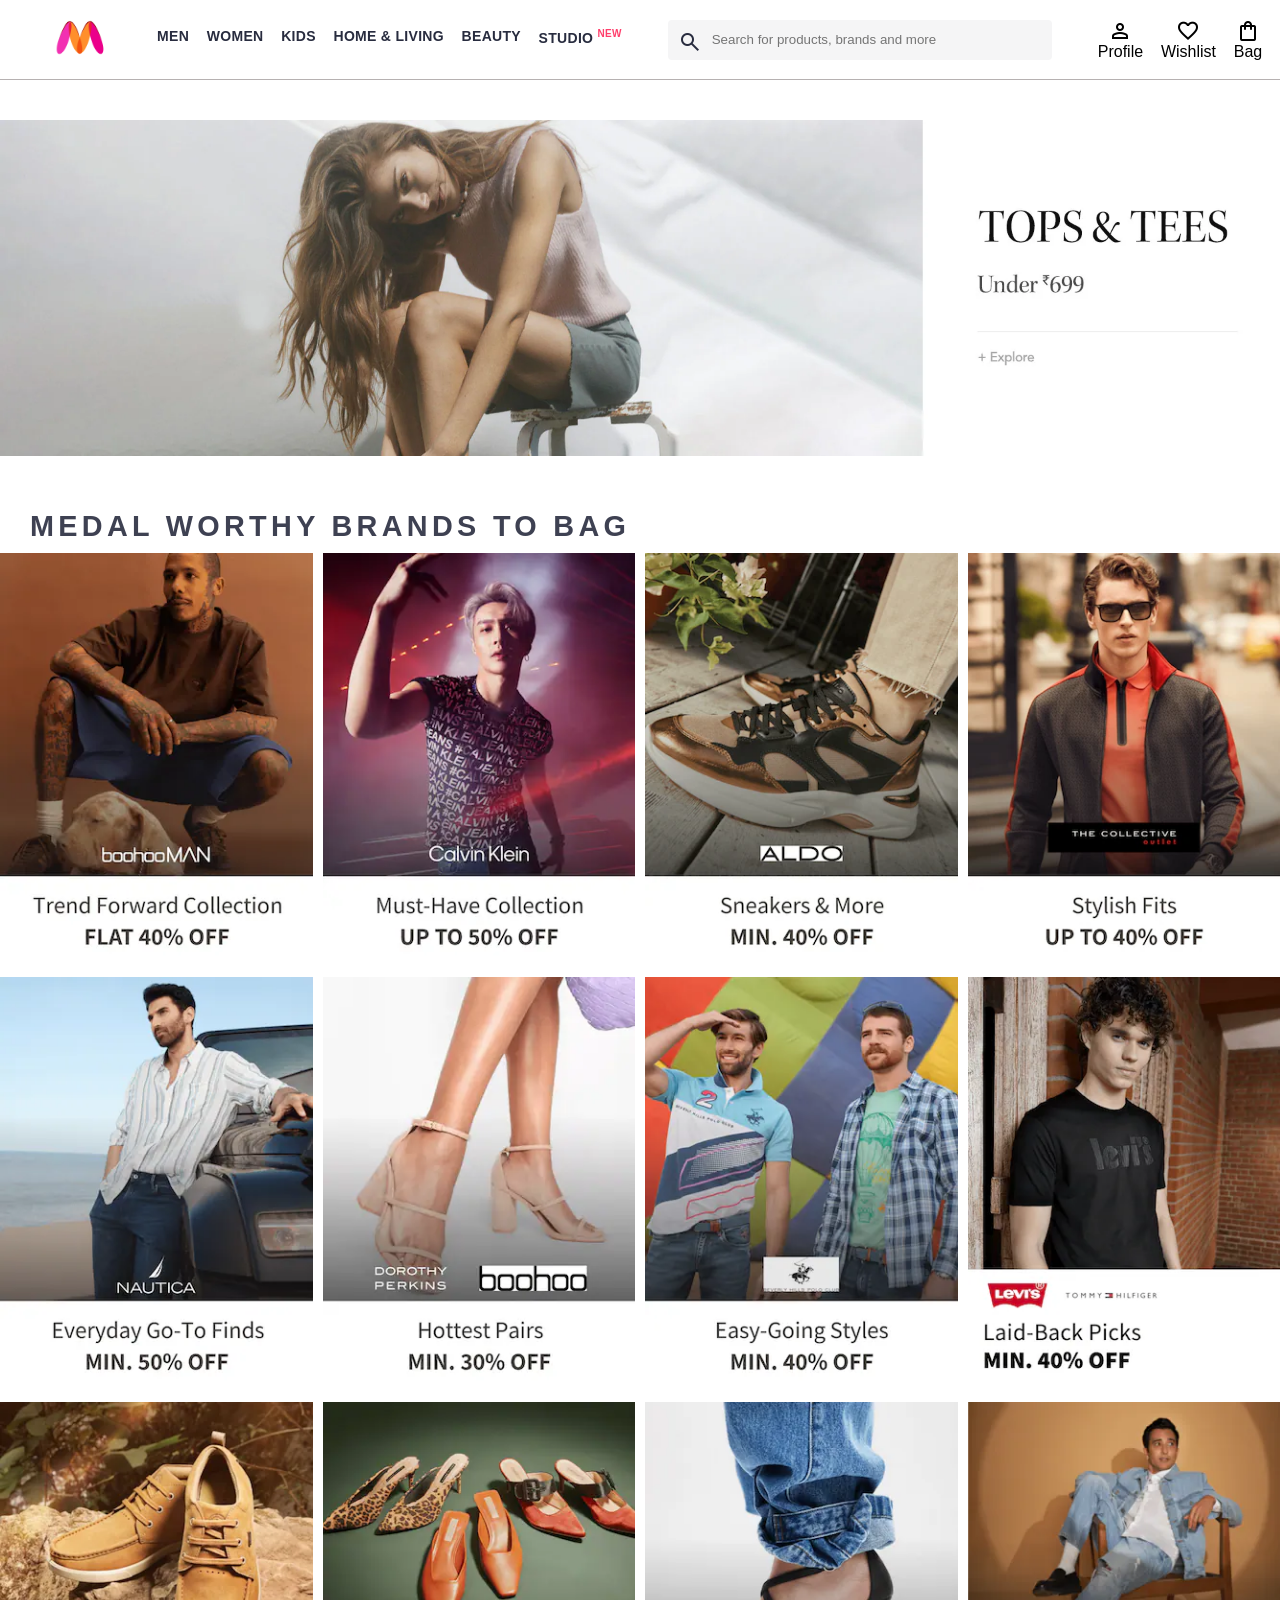
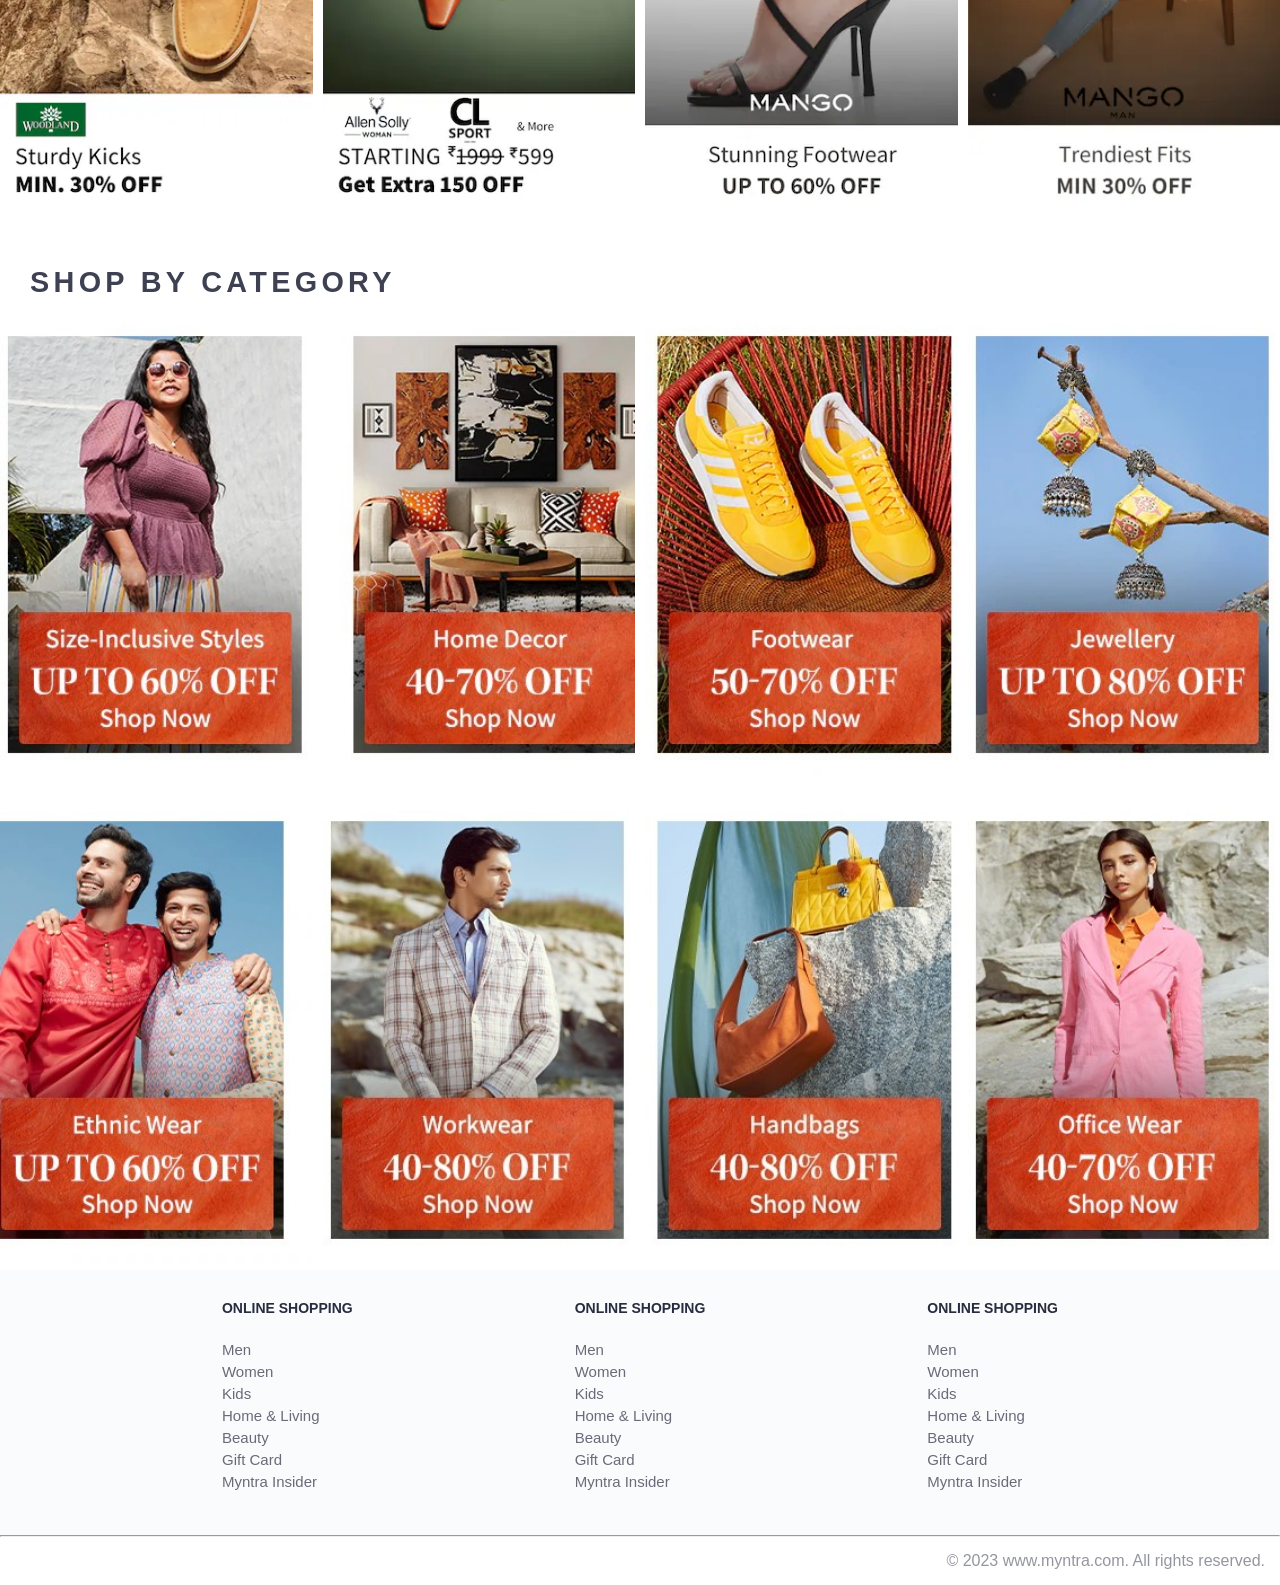
<file: index.html>
<!DOCTYPE html>
<html lang="en">
<head>
    <meta charset="UTF-8">
    <meta name="viewport" content="width=device-width, initial-scale=1.0">
    <title>Myntra Clone</title>
    <link rel="stylesheet" href="style.css">
    <link rel="stylesheet" href="https://fonts.googleapis.com/css2?family=Material+Symbols+Outlined:opsz,wght,FILL,GRAD@20..48,100..700,0..1,-50..200" />
</head>
<body>
    <header>
        <div class="logo_container">
            <a href="#"><img class="myntra_home" src="images/myntra_logo.webp" alt="Myntra Home"></a>
        </div>

        <div class="hamburger_icon" id="hamburger" onclick="toggleMenu()">
            <span class="line"></span>
            <span class="line"></span>
            <span class="line"></span>
        </div>

        <nav class="nav_bar">
            <a href="#">Men</a>
            <a href="#">Women</a>
            <a href="#">Kids</a>
            <a href="#">Home & Living</a>
            <a href="#">Beauty</a>
            <a href="#">Studio <sup>New</sup></a>
        </nav>

        <div class="search_bar">
            <span class="material-symbols-outlined search_icon">search</span>
            <input class="search_input" placeholder="Search for products, brands and more">
        </div>

        <div class="action_bar">
            <div class="action_container">
                <span class="material-symbols-outlined action_icon">person</span>
                <span class="action_name">Profile</span>
            </div>

            <div class="action_container">
                <span class="material-symbols-outlined action_icon">favorite</span>
                <span class="action_name">Wishlist</span>
            </div>

            <div class="action_container">
                <span class="material-symbols-outlined action_icon">shopping_bag</span>
                <span class="action_name">Bag</span>
            </div>
        </div>
    </header>

    <main>
        <div class="banner_container">
            <img class="banner_image" src="images/banner.jpg" alt="Main Banner">
        </div>

        <div class="category_heading">MEDAL WORTHY BRANDS TO BAG</div>
        <div class="category_items">
            <a href="#"><img class="sale_item" src="images/offers/1.png"></a>
            <a href="#"><img class="sale_item" src="images/offers/2.png"></a>
            <a href="#"><img class="sale_item" src="images/offers/3.png"></a>
            <a href="#"><img class="sale_item" src="images/offers/4.png"></a>
            <a href="#"><img class="sale_item" src="images/offers/5.png"></a>
            <a href="#"><img class="sale_item" src="images/offers/6.png"></a>
            <a href="#"><img class="sale_item" src="images/offers/7.png"></a>
            <a href="#"><img class="sale_item" src="images/offers/8.png"></a>
            <a href="#"><img class="sale_item" src="images/offers/9.png"></a>
            <a href="#"><img class="sale_item" src="images/offers/10.png"></a>
            <a href="#"><img class="sale_item" src="images/offers/11.png"></a>
            <a href="#"><img class="sale_item" src="images/offers/12.png"></a>
        </div>

        <div class="category_heading">SHOP BY CATEGORY</div>
        <div class="category_items">
            <a href="#"><img class="sale_item" src="images/categories/1.jpg"></a>
            <a href="#"><img class="sale_item" src="images/categories/2.jpg"></a>
            <a href="#"><img class="sale_item" src="images/categories/4.jpg"></a>
            <a href="#"><img class="sale_item" src="images/categories/5.jpg"></a>
            <a href="#"><img class="sale_item" src="images/categories/6.jpg"></a>
            <a href="#"><img class="sale_item" src="images/categories/7.jpg"></a>
            <a href="#"><img class="sale_item" src="images/categories/8.jpg"></a>
            <a href="#"><img class="sale_item" src="images/categories/10.jpg"></a>
        </div>
    </main>

    <footer>
        <div class="footer_container">
            <div class="footer_column">
                <h3>ONLINE SHOPPING</h3>

                <a href="#">Men</a>
                <a href="#">Women</a>
                <a href="#">Kids</a>
                <a href="#">Home & Living</a>
                <a href="#">Beauty</a>
                <a href="#">Gift Card</a>
                <a href="#">Myntra Insider</a>
            </div>

            <div class="footer_column">
                <h3>ONLINE SHOPPING</h3>

                <a href="#">Men</a>
                <a href="#">Women</a>
                <a href="#">Kids</a>
                <a href="#">Home & Living</a>
                <a href="#">Beauty</a>
                <a href="#">Gift Card</a>
                <a href="#">Myntra Insider</a>
            </div>

            <div class="footer_column">
                <h3>ONLINE SHOPPING</h3>

                <a href="#">Men</a>
                <a href="#">Women</a>
                <a href="#">Kids</a>
                <a href="#">Home & Living</a>
                <a href="#">Beauty</a>
                <a href="#">Gift Card</a>
                <a href="#">Myntra Insider</a>
            </div>
        </div>
        <hr>

        <div class="copyright">
            © 2023 www.myntra.com. All rights reserved.
        </div>
    </footer>

    <script>
        function toggleMenu() {
            const navBar = document.querySelector('.nav_bar');
            const hamburgerIcon = document.getElementById('hamburger');

            navBar.classList.toggle('nav_active');
            hamburgerIcon.classList.toggle('cross');
        }
    </script>
</body>
</html>
</file>
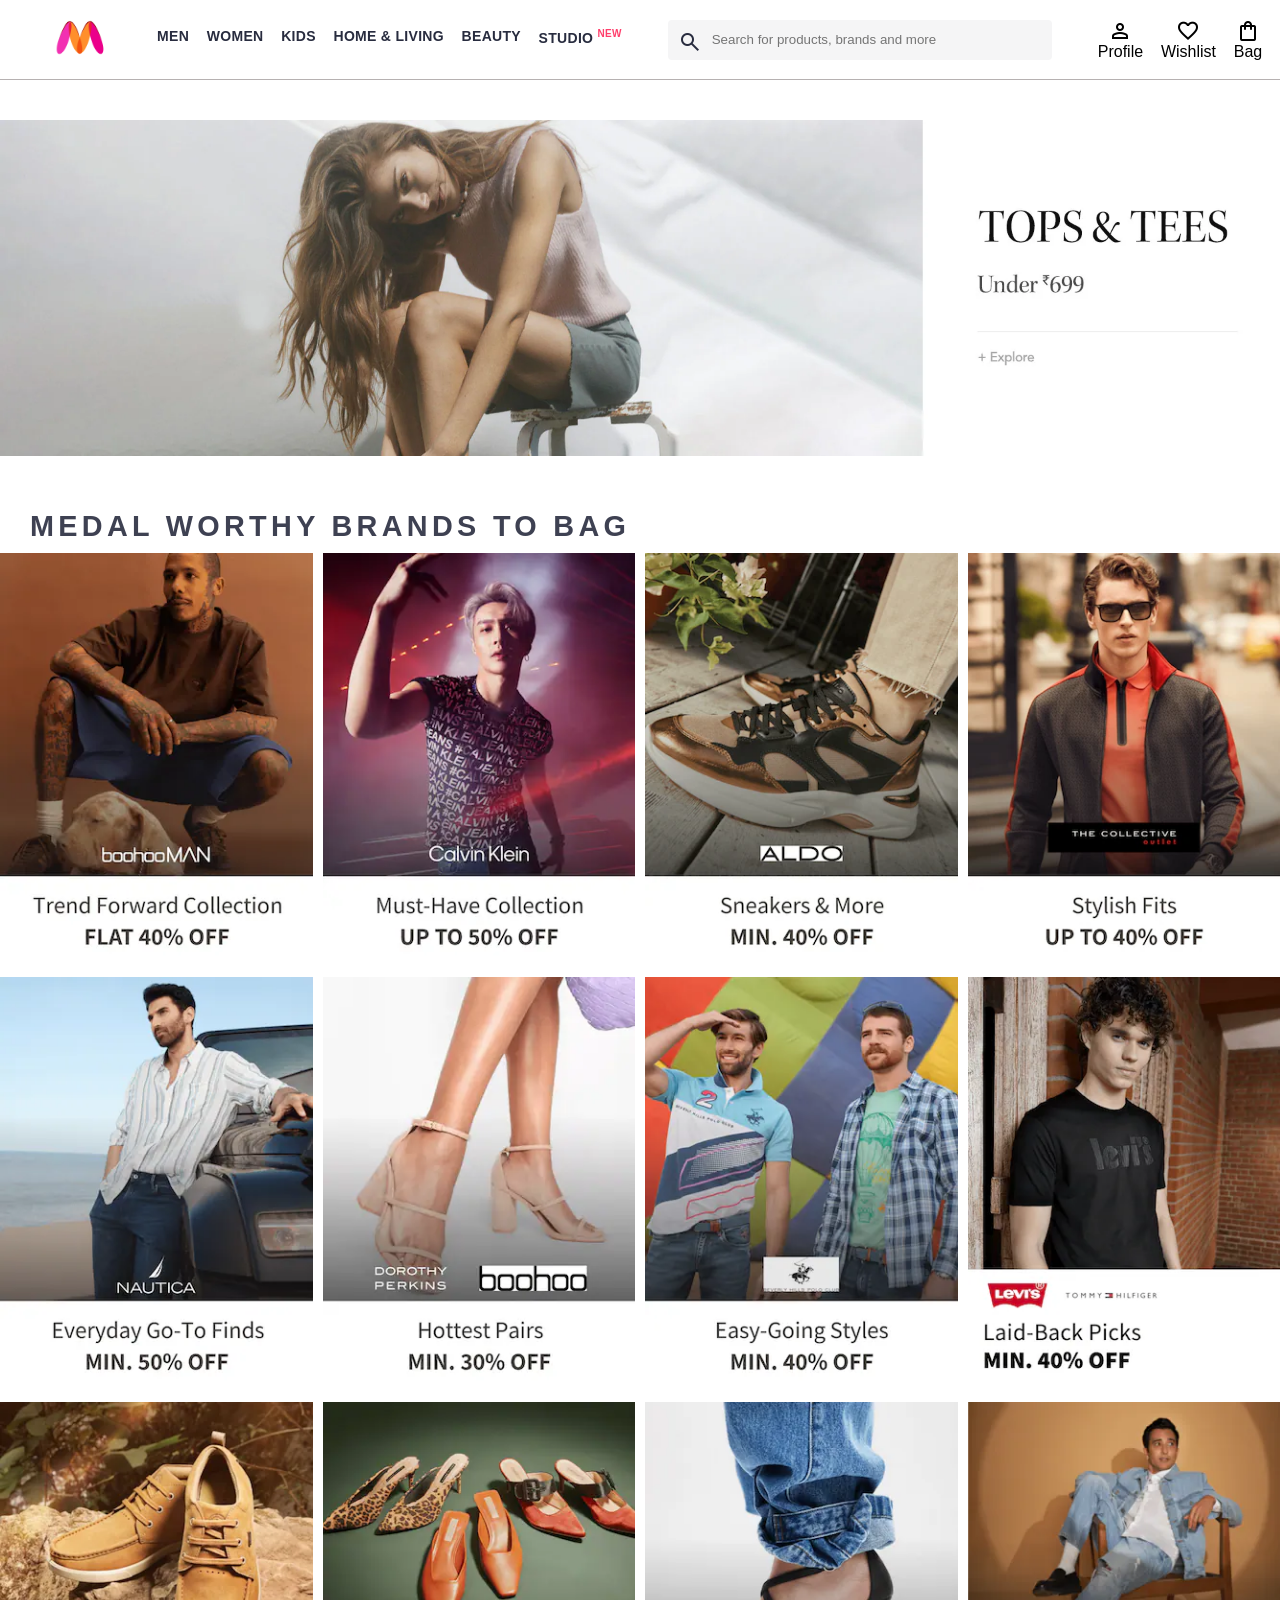
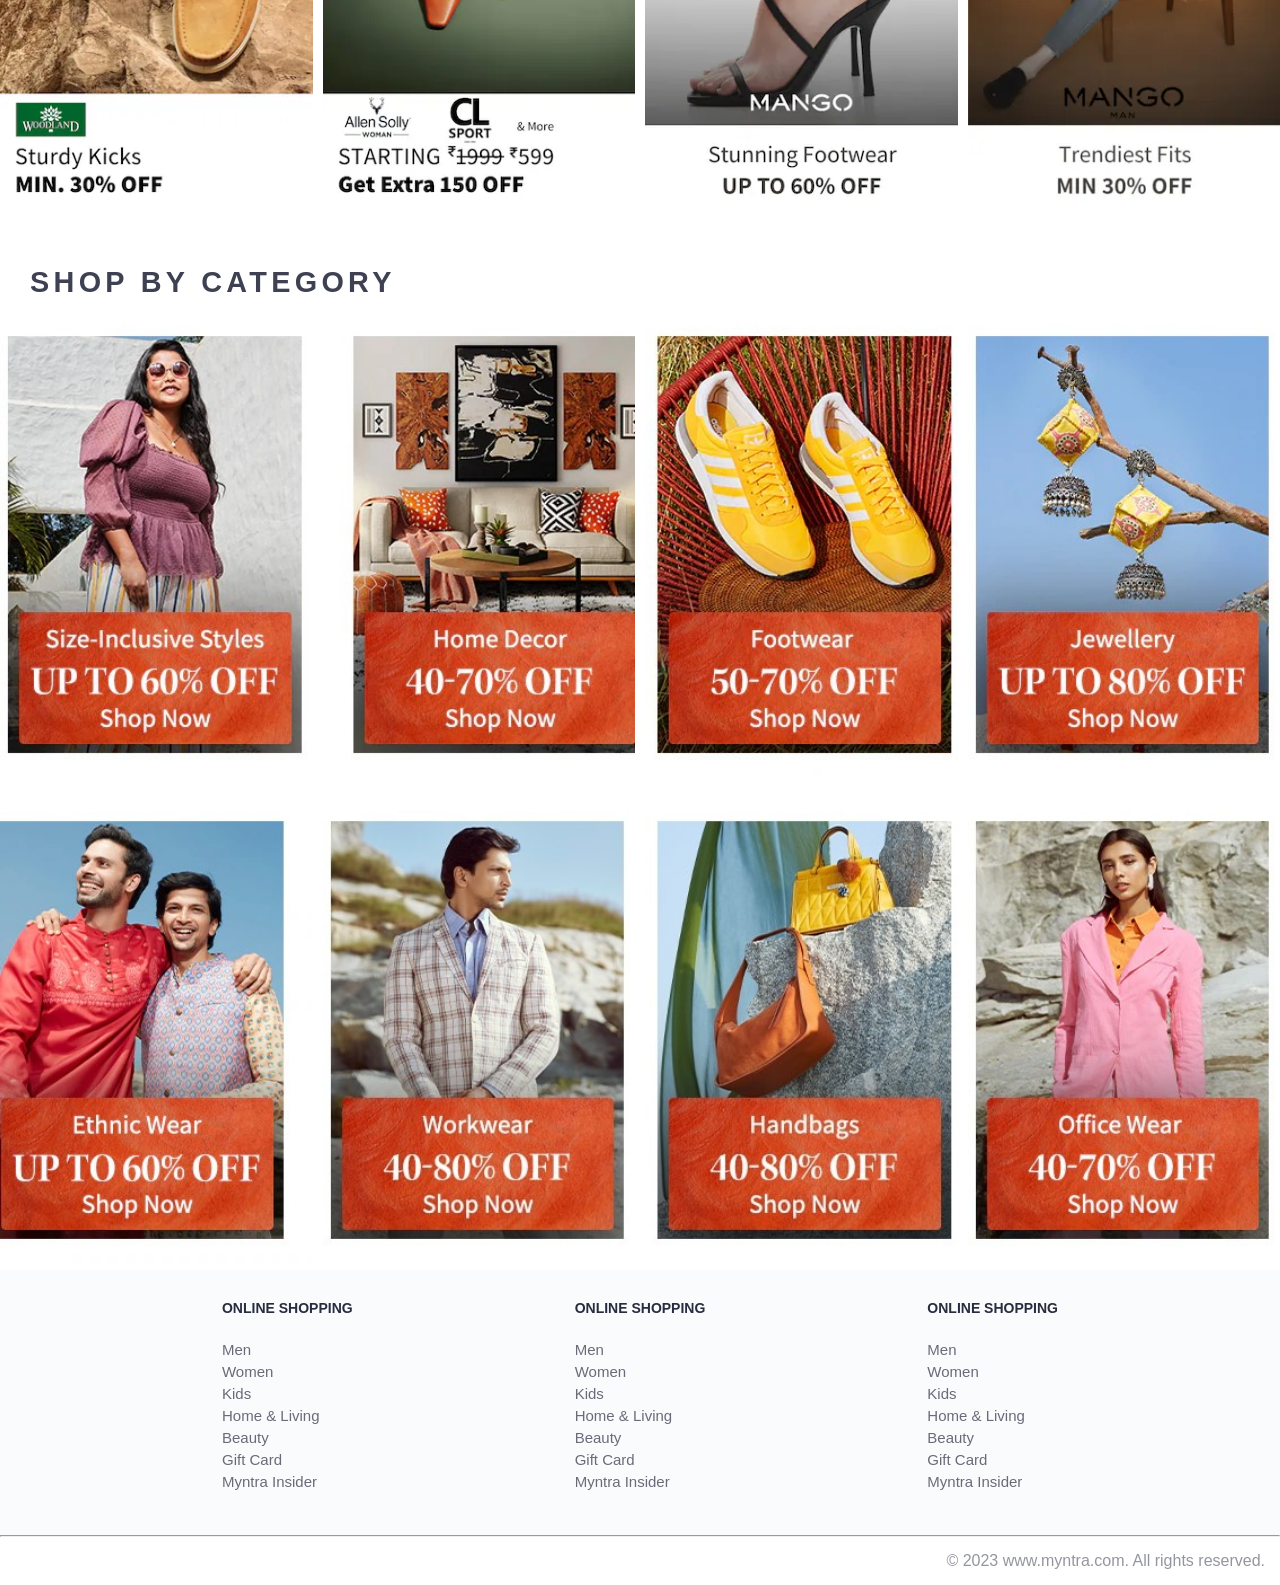
<file: new/index.html>
<!DOCTYPE html>
<html lang="en">
<head>
    <title>Myntra Clone</title>
    <link rel="stylesheet" href="style.css">
    <link rel="stylesheet" href="https://fonts.googleapis.com/css2?family=Material+Symbols+Outlined:opsz,wght,FILL,GRAD@20..48,100..700,0..1,-50..200" />
</head>
<body>
    <header>
        <div class="logo_container">
            <a href="#"><img class="myntra_home" src="images/myntra_logo.webp" alt="Myntra Home"></a>
        </div>

        <div class="hamburger_icon" id="hamburger" onclick="toggleMenu()">
            <span class="line"></span>
            <span class="line"></span>
            <span class="line"></span>
        </div>

        <nav class="nav_bar">
            <a href="#">Men</a>
            <a href="#">Women</a>
            <a href="#">Kids</a>
            <a href="#">Home & Living</a>
            <a href="#">Beauty</a>
            <a href="#">Studio <sup>New</sup></a>
        </nav>

        <div class="search_bar">
            <span class="material-symbols-outlined search_icon">search</span>
            <input class="search_input" placeholder="Search for products, brands and more">
        </div>

        <div class="action_bar">
            <div class="action_container">
                <span class="material-symbols-outlined action_icon">person</span>
                <span class="action_name">Profile</span>
            </div>

            <div class="action_container">
                <span class="material-symbols-outlined action_icon">favorite</span>
                <span class="action_name">Wishlist</span>
            </div>

            <div class="action_container">
                <span class="material-symbols-outlined action_icon">shopping_bag</span>
                <span class="action_name">Bag</span>
            </div>
        </div>
    </header>

    <main>
        <div class="banner_container">
            <img class="banner_image" src="images/banner.jpg" alt="Main Banner">
        </div>

        <div class="category_heading">MEDAL WORTHY BRANDS TO BAG</div>
        <div class="category_items">
            <a href="#"><img class="sale_item" src="images/offers/1.png"></a>
            <a href="#"><img class="sale_item" src="images/offers/2.png"></a>
            <a href="#"><img class="sale_item" src="images/offers/3.png"></a>
            <a href="#"><img class="sale_item" src="images/offers/4.png"></a>
            <a href="#"><img class="sale_item" src="images/offers/5.png"></a>
            <a href="#"><img class="sale_item" src="images/offers/6.png"></a>
            <a href="#"><img class="sale_item" src="images/offers/7.png"></a>
            <a href="#"><img class="sale_item" src="images/offers/8.png"></a>
            <a href="#"><img class="sale_item" src="images/offers/9.png"></a>
            <a href="#"><img class="sale_item" src="images/offers/10.png"></a>
            <a href="#"><img class="sale_item" src="images/offers/11.png"></a>
            <a href="#"><img class="sale_item" src="images/offers/12.png"></a>
        </div>

        <div class="category_heading">SHOP BY CATEGORY</div>
        <div class="category_items">
            <a href="#"><img class="sale_item" src="images/categories/1.jpg"></a>
            <a href="#"><img class="sale_item" src="images/categories/2.jpg"></a>
            <a href="#"><img class="sale_item" src="images/categories/4.jpg"></a>
            <a href="#"><img class="sale_item" src="images/categories/5.jpg"></a>
            <a href="#"><img class="sale_item" src="images/categories/6.jpg"></a>
            <a href="#"><img class="sale_item" src="images/categories/7.jpg"></a>
            <a href="#"><img class="sale_item" src="images/categories/8.jpg"></a>
            <a href="#"><img class="sale_item" src="images/categories/10.jpg"></a>
        </div>
    </main>

    <footer>
        <div class="footer_container">
            <div class="footer_column">
                <h3>ONLINE SHOPPING</h3>

                <a href="#">Men</a>
                <a href="#">Women</a>
                <a href="#">Kids</a>
                <a href="#">Home & Living</a>
                <a href="#">Beauty</a>
                <a href="#">Gift Card</a>
                <a href="#">Myntra Insider</a>
            </div>

            <div class="footer_column">
                <h3>ONLINE SHOPPING</h3>

                <a href="#">Men</a>
                <a href="#">Women</a>
                <a href="#">Kids</a>
                <a href="#">Home & Living</a>
                <a href="#">Beauty</a>
                <a href="#">Gift Card</a>
                <a href="#">Myntra Insider</a>
            </div>

            <div class="footer_column">
                <h3>ONLINE SHOPPING</h3>

                <a href="#">Men</a>
                <a href="#">Women</a>
                <a href="#">Kids</a>
                <a href="#">Home & Living</a>
                <a href="#">Beauty</a>
                <a href="#">Gift Card</a>
                <a href="#">Myntra Insider</a>
            </div>
        </div>
        <hr>

        <div class="copyright">
            © 2023 www.myntra.com. All rights reserved.
        </div>
    </footer>

    <script>
        function toggleMenu() {
            const navBar = document.querySelector('.nav_bar');
            const hamburgerIcon = document.getElementById('hamburger');

            navBar.classList.toggle('nav_active');
            hamburgerIcon.classList.toggle('cross');
        }
    </script>
</body>
</html>
</file>
<file: style.css>
* {
    margin: 0;
    padding: 0;
    font-family: Assistant, -apple-system, BlinkMacSystemFont, Segoe UI, Roboto, Helvetica, Arial, sans-serif;
    box-sizing: border-box;
}

header {
    display: flex;
    background-color: #ffffff;
    height: 80px;
    justify-content: space-between;
    align-items: center;
    border-bottom: 1px solid #b6b1b1;
}

.myntra_home {
    height: 45px;
}

.logo_container {
    margin-left: 4%;
}

.hamburger_icon {
    display: none;
    flex-direction: column;
    justify-content: space-between;
    width: 30px;
    height: 22px;
    cursor: pointer;
    margin-right: 20px;
}

.line {
    height: 3px;
    width: 100%;
    background-color: #282c3f;
    border-radius: 10px;
    transition: transform 0.3s ease;
}

.nav_bar {
    display: flex;
    min-width: 500px;
    justify-content: space-evenly;
}

.nav_bar a {
    font-size: 14px;
    letter-spacing: .3px;
    color: #282c3f;
    font-weight: 700;
    text-transform: uppercase;
    text-decoration: none;
    padding: 28px 0;
    border-bottom: 5px solid #ffffff;
}

.nav_bar a:hover {
    border-bottom: 4px solid #f54e77;
}

.nav_bar a sup {
    color: #ff3f6c;
    font-size: 10px;
}

.search_bar {
    height: 40px;
    min-width: 200px;
    width: 30%;
    display: flex;
    align-items: center;
}

.search_icon {
    box-sizing: content-box;
    height: 20px;
    padding: 10px;
    background-color: #f5f5f6;
    color: #282c3f;
    font-weight: 300;
    border-radius: 4px 0 0 4px;
}

.search_input {
    color: #696e79;
    background-color: #f5f5f6;
    flex-grow: 1;
    height: 40px;
    border: 0;
    border-radius: 0 4px 4px 0;
}

.action_bar {
    display: flex;
    min-width: 200px;
    justify-content: space-evenly;
}

.action_container {
    display: flex;
    flex-direction: column;
    align-items: center;
}

/* Main section */
.banner_container {
    margin: 40px 0;
}

.banner_image {
    width: 100%;
}

.category_heading {
    text-transform: uppercase;
    color: #3e4152;
    letter-spacing: .15em;
    font-size: 1.8em;
    margin: 50px 0 10px 30px;
    max-height: 5em;
    font-weight: 700;
}

.category_items {
    display: grid; 
    grid-template-columns: repeat(4, 1fr);
    gap: 10px;
    justify-content: space-evenly;
}

.category_items img {
    width: 100%;
    height: auto;
} 

.sale_item {
    width: 250px;
}

.footer_container {
    padding: 30px 0px 40px 0px;
    background: #FAFBFC;
    display: flex;
    justify-content: space-evenly;
}

.footer_column {
    display: flex;
    flex-direction: column;
}

.footer_column h3 {
    color: #282c3f;
    font-size: 14px;
    margin-bottom: 25px;
}

.footer_column a {
    color: #696b79;
    font-size: 15px;
    text-decoration: none;
    padding-bottom: 5px;
}

.copyright {
    color: #94969f;
    text-align: end;
    padding: 15px;
}

@media screen and (max-width: 576px) {
    .nav_bar {
        display: none;
        flex-direction: column;
        position: absolute;
        top: 80px;
        left: 0;
        width: 100%;
        background-color: #ffffff;
        z-index: 1000;
    }

    .nav_bar.nav_active {
        display: flex;
    }

    .hamburger_icon {
        display: flex;
    }

    .line:nth-child(1) {
        transform-origin: top left;
    }

    .line:nth-child(3) {
        transform-origin: bottom left;
    }

    .cross .line:nth-child(1) {
        transform: rotate(45deg);
    }

    .cross .line:nth-child(2) {
        opacity: 0;
    }

    .cross .line:nth-child(3) {
        transform: rotate(-45deg);
    }
    .category_items {
        grid-template-columns: 1fr;
        width: auto;
    }
    
    .category_heading {
        font-size: large;
        text-align: center;
        margin-bottom: 20px;
}

.navbar, .search_bar, .action_bar{
    display: none;
}

/* @media screen and (max-width: 576px) {
    .category_items {
        grid-template-columns: 1fr;
        width: auto;
    }
    
    .category_heading {
        font-size: large;
        text-align: center;
        margin-bottom: 20px;
    } */
}
</file>
<file: new/style.css>
* {
    margin: 0;
    padding: 0;
    font-family: Assistant, -apple-system, BlinkMacSystemFont, Segoe UI, Roboto, Helvetica, Arial, sans-serif;
    box-sizing: border-box;
}

header {
    display: flex;
    background-color: #ffffff;
    height: 80px;
    justify-content: space-between;
    align-items: center;
    border-bottom: 1px solid #b6b1b1;
}

.myntra_home {
    height: 45px;
}

.logo_container {
    margin-left: 4%;
}

.hamburger_icon {
    display: none;
    flex-direction: column;
    justify-content: space-between;
    width: 30px;
    height: 22px;
    cursor: pointer;
    margin-right: 20px;
}

.line {
    height: 3px;
    width: 100%;
    background-color: #282c3f;
    border-radius: 10px;
    transition: transform 0.3s ease;
}

.nav_bar {
    display: flex;
    min-width: 500px;
    justify-content: space-evenly;
}

.nav_bar a {
    font-size: 14px;
    letter-spacing: .3px;
    color: #282c3f;
    font-weight: 700;
    text-transform: uppercase;
    text-decoration: none;
    padding: 28px 0;
    border-bottom: 5px solid #ffffff;
}

.nav_bar a:hover {
    border-bottom: 4px solid #f54e77;
}

.nav_bar a sup {
    color: #ff3f6c;
    font-size: 10px;
}

.search_bar {
    height: 40px;
    min-width: 200px;
    width: 30%;
    display: flex;
    align-items: center;
}

.search_icon {
    box-sizing: content-box;
    height: 20px;
    padding: 10px;
    background-color: #f5f5f6;
    color: #282c3f;
    font-weight: 300;
    border-radius: 4px 0 0 4px;
}

.search_input {
    color: #696e79;
    background-color: #f5f5f6;
    flex-grow: 1;
    height: 40px;
    border: 0;
    border-radius: 0 4px 4px 0;
}

.action_bar {
    display: flex;
    min-width: 200px;
    justify-content: space-evenly;
}

.action_container {
    display: flex;
    flex-direction: column;
    align-items: center;
}

/* Main section */
.banner_container {
    margin: 40px 0;
}

.banner_image {
    width: 100%;
}

.category_heading {
    text-transform: uppercase;
    color: #3e4152;
    letter-spacing: .15em;
    font-size: 1.8em;
    margin: 50px 0 10px 30px;
    max-height: 5em;
    font-weight: 700;
}

.category_items {
    display: grid; 
    grid-template-columns: repeat(4, 1fr);
    gap: 10px;
    justify-content: space-evenly;
}

.category_items img {
    width: 100%;
    height: auto;
} 

.sale_item {
    width: 250px;
}

.footer_container {
    padding: 30px 0px 40px 0px;
    background: #FAFBFC;
    display: flex;
    justify-content: space-evenly;
}

.footer_column {
    display: flex;
    flex-direction: column;
}

.footer_column h3 {
    color: #282c3f;
    font-size: 14px;
    margin-bottom: 25px;
}

.footer_column a {
    color: #696b79;
    font-size: 15px;
    text-decoration: none;
    padding-bottom: 5px;
}

.copyright {
    color: #94969f;
    text-align: end;
    padding: 15px;
}

@media screen and (max-width: 576px) {
    .nav_bar {
        display: none;
        flex-direction: column;
        position: absolute;
        top: 80px;
        left: 0;
        width: 100%;
        background-color: #ffffff;
        z-index: 1000;
    }

    .nav_bar.nav_active {
        display: flex;
    }

    .hamburger_icon {
        display: flex;
    }

    .line:nth-child(1) {
        transform-origin: top left;
    }

    .line:nth-child(3) {
        transform-origin: bottom left;
    }

    .cross .line:nth-child(1) {
        transform: rotate(45deg);
    }

    .cross .line:nth-child(2) {
        opacity: 0;
    }

    .cross .line:nth-child(3) {
        transform: rotate(-45deg);
    }
    .category_items {
        grid-template-columns: 1fr;
        width: auto;
    }
    
    .category_heading {
        font-size: large;
        text-align: center;
        margin-bottom: 20px;
}

.navbar, .search_bar, .action_bar{
    display: none;
}

/* @media screen and (max-width: 576px) {
    .category_items {
        grid-template-columns: 1fr;
        width: auto;
    }
    
    .category_heading {
        font-size: large;
        text-align: center;
        margin-bottom: 20px;
    } */
}
</file>
